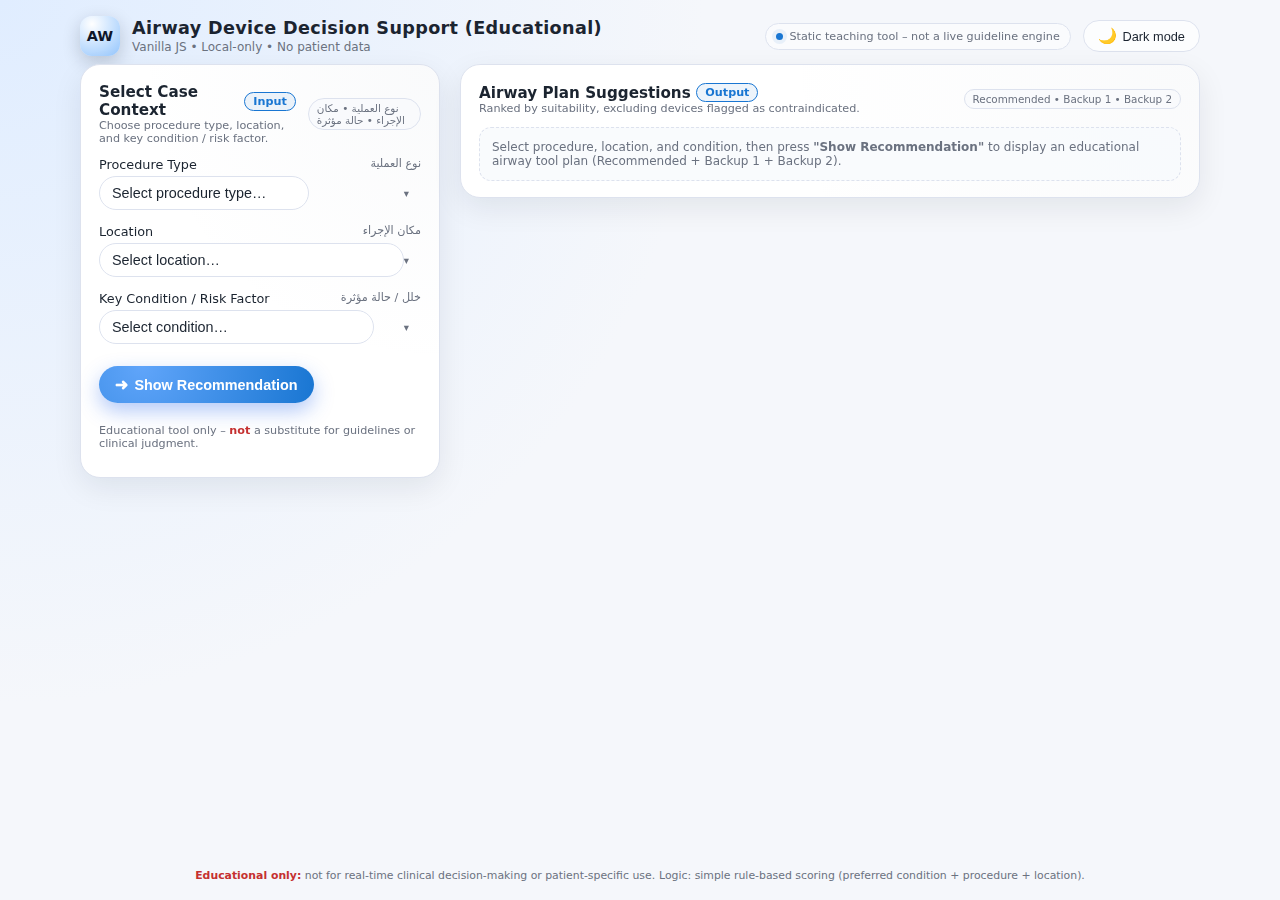
<file: index.html>
<!DOCTYPE html>
<html lang="en">
<head>
  <meta charset="UTF-8" />
  <title>Airway Device Educational Decision Support</title>
  <meta name="viewport" content="width=device-width, initial-scale=1" />
  <link rel="stylesheet" href="styles.css" />
</head>
<body>
  <div class="page">
    <header>
      <div class="header-inner">
        <div class="brand">
          <div class="brand-logo">AW</div>
          <div class="brand-text">
            <h1>Airway Device Decision Support (Educational)</h1>
            <p>Vanilla JS • Local-only • No patient data</p>
          </div>
        </div>
        <div class="toolbar">
          <div class="pill">
            <div class="pill-dot"></div>
            <span>Static teaching tool – not a live guideline engine</span>
          </div>
          <button id="themeToggle" class="theme-toggle" type="button">
            <span class="icon">🌙</span>
            <span>Dark mode</span>
          </button>
        </div>
      </div>
    </header>

    <main>
      <div class="layout">
        <section class="panel" aria-label="Input">
          <div class="panel-header">
            <div>
              <div class="panel-title">
                Select Case Context
                <span class="accent-pill">Input</span>
              </div>
              <p class="panel-subtitle">Choose procedure type, location, and key condition / risk factor.</p>
            </div>
            <div class="badge-small">
              نوع العملية • مكان الإجراء • حالة مؤثرة
            </div>
          </div>

          <form id="decisionForm">
            <div class="form-row">
              <label for="procedureSelect">
                Procedure Type
                <span class="sub">نوع العملية</span>
              </label>
              <div class="select-wrapper">
                <select id="procedureSelect" required>
                  <option value="" disabled selected>Select procedure type…</option>
                </select>
              </div>
            </div>

            <div class="form-row">
              <label for="locationSelect">
                Location
                <span class="sub">مكان الإجراء</span>
              </label>
              <div class="select-wrapper">
                <select id="locationSelect" required>
                  <option value="" disabled selected>Select location…</option>
                </select>
              </div>
            </div>

            <div class="form-row">
              <label for="conditionSelect">
                Key Condition / Risk Factor
                <span class="sub">خلل / حالة مؤثرة</span>
              </label>
              <div class="select-wrapper">
                <select id="conditionSelect" required>
                  <option value="" disabled selected>Select condition…</option>
                </select>
              </div>
            </div>

            <div class="actions">
              <button id="calculateBtn" type="button" class="btn-primary">
                <span class="icon">➜</span>
                <span>Show Recommendation</span>
              </button>
              <p class="helper-text">
                Educational tool only – <strong>not</strong> a substitute for guidelines or clinical judgment.
              </p>
            </div>
          </form>
        </section>

        <section class="panel" aria-label="Recommendations">
          <div class="panel-header">
            <div>
              <div class="panel-title">
                Airway Plan Suggestions
                <span class="accent-pill">Output</span>
              </div>
              <p class="panel-subtitle">Ranked by suitability, excluding devices flagged as contraindicated.</p>
            </div>
            <div class="badge-small">
              Recommended • Backup 1 • Backup 2
            </div>
          </div>

          <div class="results" id="results">
            <div class="empty-state" id="emptyState">
              Select procedure, location, and condition, then press
              <strong>"Show Recommendation"</strong> to display an educational airway tool plan (Recommended + Backup 1 + Backup 2).
            </div>
          </div>
        </section>
      </div>
    </main>

    <footer>
      <span><span class="emphasis">Educational only:</span> not for real-time clinical decision-making or patient-specific use.</span>
      <span>Logic: simple rule-based scoring (preferred condition + procedure + location).</span>
    </footer>
  </div>

  <script src="app.js"></script>
</body>
</html>
</file>
<file: styles.css>
:root {
  --bg: #f5f7fb;
  --bg-elevated: #ffffff;
  --bg-highlight: #e3f2fd;
  --border-subtle: #dde2ee;
  --border-strong: #1976d2;
  --text-main: #1b2430;
  --text-muted: #6b7280;
  --accent: #1976d2;
  --accent-soft: rgba(25, 118, 210, 0.08);
  --danger: #c53030;
  --warning: #d97706;
  --card-radius: 16px;
  --shadow-soft: 0 10px 30px rgba(15, 23, 42, 0.08);
}

body.dark {
  --bg: #020617;
  --bg-elevated: #020617;
  --bg-highlight: #0b1220;
  --border-subtle: #1f2933;
  --border-strong: #38bdf8;
  --text-main: #e5e7eb;
  --text-muted: #9ca3af;
  --accent: #38bdf8;
  --accent-soft: rgba(56, 189, 248, 0.08);
  --danger: #f97373;
  --warning: #f59e0b;
  --shadow-soft: 0 10px 30px rgba(15, 23, 42, 0.9);
}

* {
  box-sizing: border-box;
}

body {
  margin: 0;
  padding: 0;
  font-family: system-ui, -apple-system, BlinkMacSystemFont, "Segoe UI", sans-serif;
  background: radial-gradient(circle at top left, #e0edff, var(--bg) 45%) fixed;
  color: var(--text-main);
}

body.dark {
  background: radial-gradient(circle at top left, #020617, #000000 45%) fixed;
}

.page {
  min-height: 100vh;
  display: flex;
  flex-direction: column;
}

header {
  padding: 16px 20px 8px;
}

.header-inner {
  max-width: 1120px;
  margin: 0 auto;
  display: flex;
  align-items: center;
  justify-content: space-between;
  gap: 1rem;
}

.brand {
  display: flex;
  align-items: center;
  gap: 0.75rem;
}

.brand-logo {
  width: 40px;
  height: 40px;
  border-radius: 12px;
  background: radial-gradient(circle at 30% 20%, #ffffff, #93c5fd);
  box-shadow: 0 6px 18px rgba(15, 23, 42, 0.2);
  display: flex;
  align-items: center;
  justify-content: center;
  font-weight: 700;
  color: #0f172a;
  font-size: 0.9rem;
}

body.dark .brand-logo {
  background: radial-gradient(circle at 30% 20%, #1f2937, #0ea5e9);
  color: #e5e7eb;
}

.brand-text h1 {
  margin: 0;
  font-size: 1.1rem;
  letter-spacing: 0.02em;
}

.brand-text p {
  margin: 2px 0 0;
  font-size: 0.75rem;
  color: var(--text-muted);
}

.toolbar {
  display: flex;
  align-items: center;
  gap: 0.75rem;
  flex-wrap: wrap;
  justify-content: flex-end;
}

.pill {
  border-radius: 999px;
  border: 1px solid var(--border-subtle);
  padding: 6px 10px;
  font-size: 0.7rem;
  color: var(--text-muted);
  display: flex;
  align-items: center;
  gap: 6px;
  background: rgba(255, 255, 255, 0.5);
  backdrop-filter: blur(10px);
}

body.dark .pill {
  background: rgba(15, 23, 42, 0.7);
}

.pill-dot {
  width: 7px;
  height: 7px;
  border-radius: 999px;
  background: var(--accent);
  box-shadow: 0 0 0 4px var(--accent-soft);
}

.theme-toggle {
  border-radius: 999px;
  padding: 6px 14px;
  border: 1px solid var(--border-subtle);
  background: rgba(255, 255, 255, 0.7);
  backdrop-filter: blur(10px);
  font-size: 0.8rem;
  display: inline-flex;
  align-items: center;
  gap: 0.35rem;
  cursor: pointer;
  color: var(--text-main);
}

body.dark .theme-toggle {
  background: rgba(15, 23, 42, 0.9);
}

.theme-toggle span.icon {
  font-size: 0.95rem;
}

main {
  flex: 1;
  padding: 0 16px 24px;
}

.layout {
  max-width: 1120px;
  margin: 0 auto;
  display: grid;
  grid-template-columns: minmax(0, 360px) minmax(0, 1fr);
  gap: 20px;
  align-items: flex-start;
}

@media (max-width: 900px) {
  .layout {
    grid-template-columns: minmax(0, 1fr);
  }
}

.panel {
  background: var(--bg-elevated);
  border-radius: 20px;
  box-shadow: var(--shadow-soft);
  border: 1px solid var(--border-subtle);
  padding: 18px 18px 16px;
  position: relative;
  overflow: hidden;
}

.panel::before {
  content: "";
  position: absolute;
  inset: 0;
  background: radial-gradient(circle at top right, rgba(148, 163, 184, 0.05), transparent 55%);
  pointer-events: none;
}

.panel-header {
  display: flex;
  align-items: center;
  justify-content: space-between;
  gap: 0.75rem;
  margin-bottom: 12px;
  position: relative;
  z-index: 1;
}

.panel-title {
  font-size: 0.95rem;
  font-weight: 600;
  display: flex;
  align-items: center;
  gap: 0.35rem;
}

.panel-title span.accent-pill {
  font-size: 0.7rem;
  border-radius: 999px;
  border: 1px solid var(--accent);
  padding: 2px 8px;
  color: var(--accent);
  background: var(--accent-soft);
}

.panel-subtitle {
  margin: 0;
  font-size: 0.7rem;
  color: var(--text-muted);
}

.badge-small {
  font-size: 0.65rem;
  border-radius: 999px;
  border: 1px solid var(--border-subtle);
  padding: 3px 8px;
  color: var(--text-muted);
  background: rgba(248, 250, 252, 0.7);
}

body.dark .badge-small {
  background: rgba(15, 23, 42, 0.9);
}

form {
  position: relative;
  z-index: 1;
  display: flex;
  flex-direction: column;
  gap: 14px;
}

.form-row {
  display: flex;
  flex-direction: column;
  gap: 4px;
}

.form-row label {
  font-size: 0.8rem;
  font-weight: 500;
  display: flex;
  justify-content: space-between;
  color: var(--text-main);
}

.form-row label span.sub {
  font-size: 0.7rem;
  font-weight: 400;
  color: var(--text-muted);
}

select {
  border-radius: 999px;
  border: 1px solid var(--border-subtle);
  padding: 8px 12px;
  font-size: 0.9rem;
  background: rgba(255, 255, 255, 0.85);
  color: var(--text-main);
  outline: none;
  appearance: none;
  position: relative;
}

body.dark select {
  background: rgba(15, 23, 42, 0.95);
  color: var(--text-main);
}

.select-wrapper {
  position: relative;
}

.select-wrapper::after {
  content: "▾";
  position: absolute;
  right: 12px;
  top: 50%;
  transform: translateY(-50%);
  font-size: 0.65rem;
  pointer-events: none;
  color: var(--text-muted);
}

.actions {
  margin-top: 8px;
  display: flex;
  align-items: center;
  gap: 10px;
  flex-wrap: wrap;
}

.btn-primary {
  border: none;
  border-radius: 999px;
  padding: 9px 16px;
  font-size: 0.9rem;
  font-weight: 600;
  background: radial-gradient(circle at 20% 0, #60a5fa, var(--accent));
  color: #ffffff;
  cursor: pointer;
  display: inline-flex;
  align-items: center;
  gap: 0.4rem;
  box-shadow: 0 8px 20px rgba(37, 99, 235, 0.35);
  outline: none;
}

.btn-primary:active {
  transform: translateY(1px);
  box-shadow: 0 4px 12px rgba(37, 99, 235, 0.4);
}

.btn-primary span.icon {
  font-size: 1rem;
}

.helper-text {
  font-size: 0.7rem;
  color: var(--text-muted);
}

.helper-text strong {
  color: var(--danger);
}

.results {
  position: relative;
  z-index: 1;
  display: flex;
  flex-direction: column;
  gap: 12px;
}

.results-header {
  display: flex;
  align-items: baseline;
  gap: 0.5rem;
  flex-wrap: wrap;
}

.results-header h2 {
  margin: 0;
  font-size: 0.95rem;
}

.results-header span {
  font-size: 0.75rem;
  color: var(--text-muted);
}

.results-grid {
  display: grid;
  grid-template-columns: minmax(0, 1.2fr) minmax(0, 1fr) minmax(0, 1fr);
  gap: 10px;
  margin-top: 4px;
}

@media (max-width: 900px) {
  .results-grid {
    grid-template-columns: minmax(0, 1fr);
  }
}

.card {
  border-radius: var(--card-radius);
  border: 1px solid var(--border-subtle);
  background: var(--bg-highlight);
  padding: 12px 12px 10px;
  display: flex;
  flex-direction: column;
  gap: 6px;
  position: relative;
  overflow: hidden;
}

.card::before {
  content: "";
  position: absolute;
  inset: 0;
  background: radial-gradient(circle at top left, rgba(148, 163, 184, 0.08), transparent 55%);
  pointer-events: none;
}

.card-header {
  display: flex;
  justify-content: space-between;
  align-items: flex-start;
  gap: 6px;
  position: relative;
  z-index: 1;
}

.card-label {
  font-size: 0.65rem;
  text-transform: uppercase;
  letter-spacing: 0.08em;
  color: var(--text-muted);
  display: inline-flex;
  align-items: center;
  gap: 0.35rem;
}

.card-label-dot {
  width: 7px;
  height: 7px;
  border-radius: 999px;
  background: var(--accent);
}

.card-title {
  margin: 2px 0 0;
  font-size: 0.9rem;
  font-weight: 600;
}

.chip-row {
  display: flex;
  flex-wrap: wrap;
  gap: 4px;
  margin-top: 4px;
}

.chip {
  font-size: 0.65rem;
  border-radius: 999px;
  border: 1px solid var(--border-subtle);
  padding: 2px 6px;
  background: rgba(255, 255, 255, 0.9);
  display: inline-flex;
  align-items: center;
  gap: 4px;
}

body.dark .chip {
  background: rgba(15, 23, 42, 0.9);
}

.chip span.dot {
  width: 6px;
  height: 6px;
  border-radius: 999px;
  background: var(--accent);
}

.chip.skill-basic {
  border-color: #16a34a;
}

.chip.skill-advanced {
  border-color: #a855f7;
}

.chip.skill-basic span.dot {
  background: #16a34a;
}

.chip.skill-advanced span.dot {
  background: #a855f7;
}

.card-image {
  position: relative;
  border-radius: 12px;
  overflow: hidden;
  margin-top: 6px;
  border: 1px dashed var(--border-subtle);
  background: rgba(15, 23, 42, 0.02);
}

body.dark .card-image {
  background: rgba(15, 23, 42, 0.7);
}

.card-image-inner {
  display: flex;
  align-items: center;
  justify-content: space-between;
  padding: 6px 8px;
  gap: 6px;
}

.card-image img {
  width: 40px;
  height: 40px;
  border-radius: 10px;
  object-fit: cover;
  background: linear-gradient(135deg, rgba(59, 130, 246, 0.35), rgba(15, 23, 42, 0.9));
}

.card-image-text {
  flex: 1;
  font-size: 0.7rem;
  color: var(--text-muted);
}

.card-image-url {
  font-size: 0.65rem;
  color: var(--text-muted);
  opacity: 0.8;
}

.card-body {
  position: relative;
  z-index: 1;
  display: grid;
  grid-template-columns: 1.1fr 1fr;
  gap: 10px;
  margin-top: 6px;
}

@media (max-width: 900px) {
  .card-body {
    grid-template-columns: minmax(0, 1fr);
  }
}

.field-group {
  display: flex;
  flex-direction: column;
  gap: 4px;
}

.field {
  font-size: 0.72rem;
}

.field strong {
  font-weight: 600;
}

.tag-list {
  display: inline;
}

.tag-list span {
  display: inline-block;
  background: rgba(148, 163, 184, 0.12);
  padding: 1px 6px;
  border-radius: 999px;
  margin: 0 4px 2px 0;
}

.list-inline {
  margin: 0;
  padding-left: 14px;
  font-size: 0.72rem;
}

.list-inline li {
  margin-bottom: 1px;
}

.list-inline li span.warn {
  color: var(--warning);
}

.list-inline li span.danger {
  color: var(--danger);
}

.reason {
  margin-top: 4px;
  padding-top: 4px;
  border-top: 1px dashed var(--border-subtle);
  font-size: 0.7rem;
  color: var(--text-muted);
}

.reason strong {
  font-weight: 600;
  color: var(--accent);
}

.card.recommended {
  border-width: 2px;
  border-color: var(--border-strong);
  background: linear-gradient(135deg, rgba(25, 118, 210, 0.08), var(--bg-highlight));
}

.card.recommended::after {
  content: "★";
  position: absolute;
  top: 8px;
  right: 10px;
  font-size: 0.8rem;
  opacity: 0.5;
  color: var(--accent);
}

.empty-state {
  font-size: 0.75rem;
  color: var(--text-muted);
  padding: 12px;
  border-radius: 12px;
  border: 1px dashed var(--border-subtle);
  background: rgba(248, 250, 252, 0.8);
}

body.dark .empty-state {
  background: rgba(15, 23, 42, 0.9);
}

footer {
  max-width: 1120px;
  margin: 0 auto;
  padding: 6px 16px 18px;
  font-size: 0.68rem;
  color: var(--text-muted);
  display: flex;
  justify-content: space-between;
  flex-wrap: wrap;
  gap: 4px;
}

footer span.emphasis {
  color: var(--danger);
  font-weight: 600;
}
/* ===============================
   Airway tool image styling
=============================== */

.card img {
  width: 180px;
  height: 180px;
  object-fit: contain;       /* يحافظ على النسبة */
  border-radius: 14px;       /* مربعة بحواف ناعمة */
  border: 2px solid #cbd5e1; /* حد واضح بدون قساوة */
  background-color: #f8fafc; /* خلفية فاتحة للصورة */
  padding: 8px;
  display: block;
  margin: 12px auto;
}

/* Recommended tool image emphasis */
.card.recommended img {
  border-color: #2563eb;
  box-shadow: 0 0 0 3px rgba(37, 99, 235, 0.15);
}
</file>
